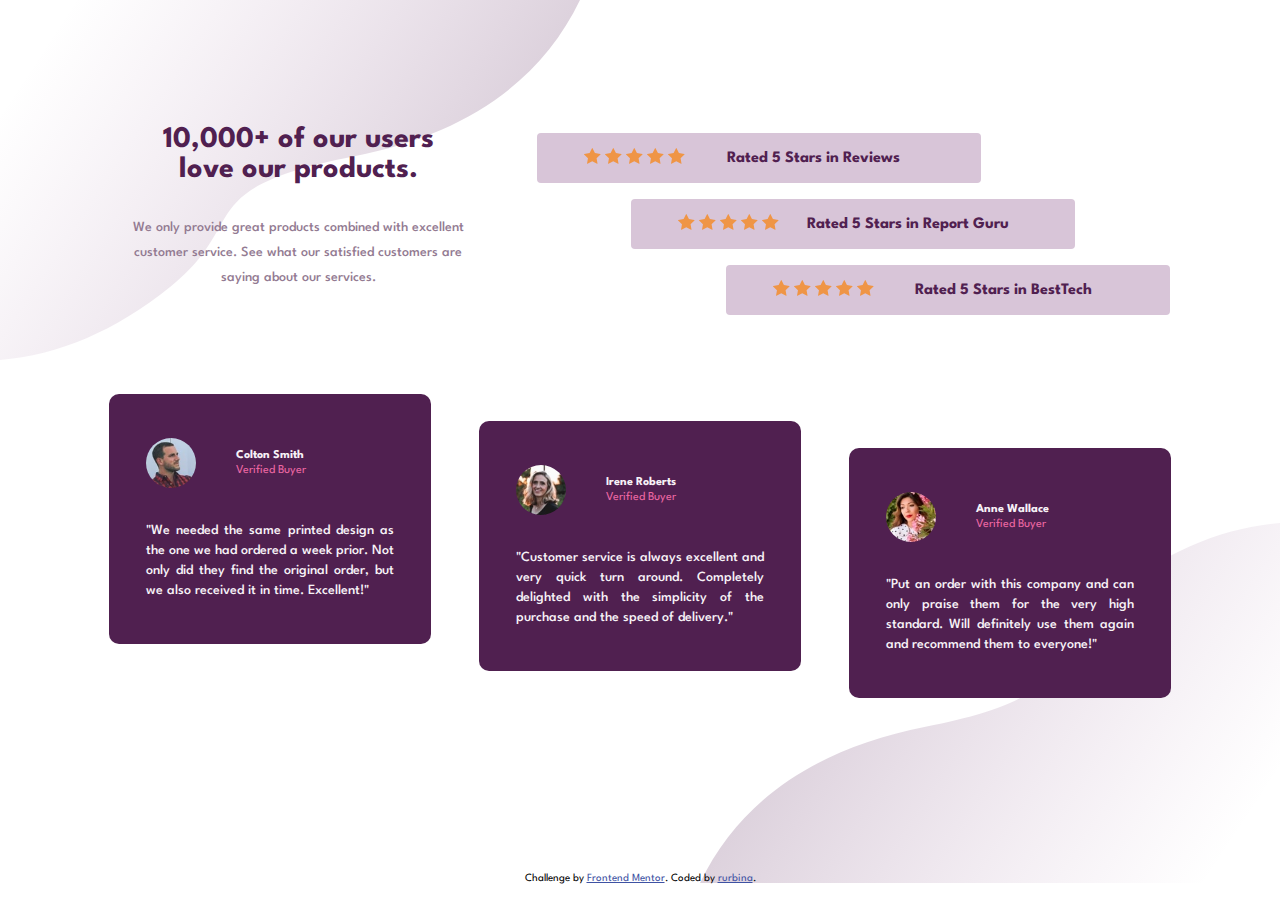
<file: index.html>
<!DOCTYPE html>
<html lang="en">
  <head>
    <meta charset="UTF-8" />
    <meta name="viewport" content="width=device-width, initial-scale=1.0" />
    <link rel="stylesheet" href="styles.css" />
    <link rel="icon" type="image/png" sizes="32x32" href="./statics/favicon-32x32.png"/>
    <title>Frontend Mentor | Desafio HTML - Ricardo</title>
  </head>
  <main class="container">
    <body>
      <header>
        <h1>10,000+ of our users love our products.</h1>
        <p>We only provide great products combined with excellent customer service. See what our satisfied customers are saying about our services.</p1>
      </header>
    
      <ul class="starscontainer">
        <li class="stars star1">
        <div class="fivestars" aria-label="5 out of 5 stars">
          <img src="./statics/icon-star.svg" alt="" />
          <img src="./statics/icon-star.svg" alt="" />
          <img src="./statics/icon-star.svg" alt="" />
          <img src="./statics/icon-star.svg" alt="" />
          <img src="./statics/icon-star.svg" alt="" />
        </div>
        <p class="text">Rated 5 Stars in Reviews</p>
        </li>
        <li class="stars star2">
        <div class="fivestars" aria-label="5 out of 5 stars">
          <img src="./statics/icon-star.svg" alt="" />
          <img src="./statics/icon-star.svg" alt="" />
          <img src="./statics/icon-star.svg" alt="" />
          <img src="./statics/icon-star.svg" alt="" />
          <img src="./statics/icon-star.svg" alt="" />
        </div>
        <p class="text">Rated 5 Stars in Report Guru</p>
        </li>
        <li class="stars star3">
        <div class="fivestars" aria-label="5 out of 5 stars">
          <img src="./statics/icon-star.svg" alt="" />
          <img src="./statics/icon-star.svg" alt="" />
          <img src="./statics/icon-star.svg" alt="" />
          <img src="./statics/icon-star.svg" alt="" />
          <img src="./statics/icon-star.svg" alt="" />
        </div>
        <p class="text">Rated 5 Stars in BestTech</p>
        </li>
      </ul>
    
      <ul class="cardscontainer">
        <li class="cards card1">
         <header class="card-header">
          <img src="statics/image-colton.jpg" alt="Colton Smith" class="profilepic"/>
          <div class="user-info">
            <span class="name">Colton Smith</span>
            <span class="status">Verified Buyer</span>
          </div>
          <p>
            "We needed the same printed design as the one we had ordered a week prior. Not only did they find the original order, but we also received it in time. Excellent!"
          </p>
          </header>
        </li>
        <li class="cards card2">
          <header class="card-header">
            <img src="statics/image-irene.jpg" alt="Irene Roberts" class="profilepic"/>
            <div class="user-info">
              <span class="name">Irene Roberts</span>
              <span class="status">Verified Buyer</span>
            </div>
            <p>
              "Customer service is always excellent and very quick turn around. Completely delighted with the simplicity of the purchase and the speed of delivery."
            </p>
          </header>
        </li>
        <li class="cards card3">
          <header class="card-header">
            <img src="statics/image-anne.jpg" alt="Anne Wallace" class="profilepic"/>
            <div class="user-info">
              <span class="name">Anne Wallace</span>
              <span class="status">Verified Buyer</span>
            </div>
            <p>
            "Put an order with this company and can only praise them for the very high standard. Will definitely use them again and recommend them to everyone!"
            </p>
          </header>
        </li>
      </ul>
  </main>

    <footer>
      <div class="attribution">
        Challenge by
        <a href="https://www.frontendmentor.io?ref=challenge" target="_blank"
          >Frontend Mentor</a
        >. Coded by <a href="https://github.com/rurbinaa">rurbina</a>.
      </div>
    </footer>
  </body>
</html>
</file>
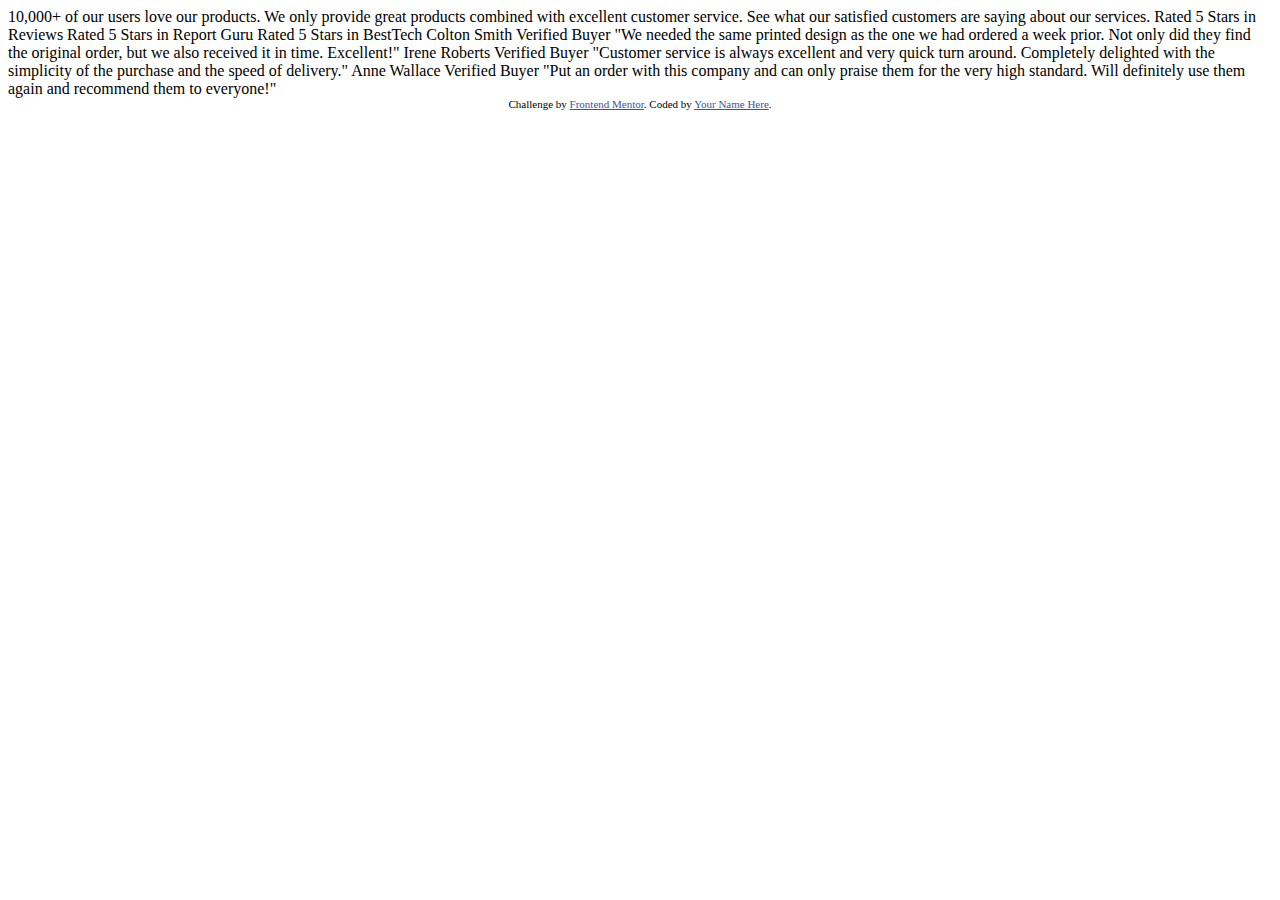
<file: Desafio HTML - Ricardo/index.html>
<!DOCTYPE html>
<html lang="en">
  <head>
    <meta charset="UTF-8" />
    <meta name="viewport" content="width=device-width, initial-scale=1.0" />
    <!-- displays site properly based on user's device -->

    <link
      rel="icon"
      type="image/png"
      sizes="32x32"
      href="./images/favicon-32x32.png"
    />

    <title>Frontend Mentor | Social proof section</title>

    <!-- Feel free to remove these styles or customise in your own stylesheet 👍 -->
    <style>
      .attribution {
        font-size: 11px;
        text-align: center;
      }
      .attribution a {
        color: hsl(228, 45%, 44%);
      }
    </style>
  </head>
  <body>
    10,000+ of our users love our products.

    We only provide great products combined with excellent customer service.
    See what our satisfied customers are saying about our services.
    
    Rated 5 Stars in Reviews
    Rated 5 Stars in Report Guru
    Rated 5 Stars in BestTech
    
    Colton Smith 
    Verified Buyer
    "We needed the same printed design as the one we had ordered a week prior.
    Not only did they find the original order, but we also received it in time.
    Excellent!"
    
    Irene Roberts 
    Verified Buyer
    "Customer service is always excellent and very quick turn around. Completely
    delighted with the simplicity of the purchase and the speed of delivery."
    
    Anne Wallace 
    Verified Buyer
    "Put an order with this company and can only praise them for the very high
    standard. Will definitely use them again and recommend them to everyone!"

    <div class="attribution">
      Challenge by
      <a href="https://www.frontendmentor.io?ref=challenge" target="_blank"
        >Frontend Mentor</a
      >. Coded by <a href="#">Your Name Here</a>.
    </div>
  </body>
</html>
</file>
<file: styles.css>
@import url('https://fonts.googleapis.com/css2?family=League+Spartan:wght@400;500;700&display=swap');

* {
    margin: 0;
    padding: 0;
    box-sizing: border-box;
}

body {
    background: url(statics/bg-pattern-top-mobile.svg), url(statics/bg-pattern-bottom-mobile.svg);
    background-repeat: no-repeat;
    background-position: top left, bottom right;
    font-family: 'League Spartan', sans-serif;
}

.container {
    margin: 80px auto;
    display: flex;
    flex-direction: column;
}
.starscontainer, .cardscontainer {
    list-style: none;
}

header {
    margin-bottom: 30px;
}

/*--Header--*/
header h1 {
    color: hsl(300, 43%, 22%);
    font-size: 30px;
    font-weight: 700;
    line-height: 30px;
    text-align: center;
    margin: 0 64px 30px 64px;
}

header p{
    color: hsl(303, 10% , 53%);
    text-align: center;
    line-height: 25px;
    font-size: 14px;
    font-weight: 500;
    margin: 0 28px 0 28px;
}

/*--Stars--*/

.starscontainer {
    display: flex;
    flex-direction: column;
    align-items: center;
    margin-bottom: 30px;
}

.stars{
    background-color: hsl(300, 19%, 81%);
    border-radius: 4px;
    margin: 8px 0;
    width: 330px;
    height: 80px;
    padding: 15px;
    font-weight: 700;
    color: hsl(300, 43%, 22%);
    display: flex;
    flex-direction: column;
    justify-content: space-between;
    align-items: center;
}

.stars .fivestars{
    min-width: 110px;

}

.stars .text{
    min-width: 240px;
    text-align: center;
}

/*--Cards--*/
.cardscontainer {
    display: flex;
    flex-direction: column;
    justify-content: space-between;
    align-items: center;
    margin-bottom: 50px;
}

.cards header{
    background-color: hsl(300, 43%, 22%);
    border-radius: 10px;
    max-width: 330px;
    height: 250px;
    padding: 37px;
    margin: 16px 24px 0 24px;
    color: hsl(300, 24%, 96%);
    font-size: 12px;
    display: grid;
    grid-template-columns: 1fr 10fr;
    align-items: center;
    gap: 20px;
}

.cards img.profilepic{
    border-radius: 50%;
    width: 50px;
    margin-right: 20px;
}

.cards .user-info{
    display: flex;
    flex-direction: column;
    align-items: flex-start;
    gap: 4px;
}

.cards .name{
    font-weight: 700;
    grid-column: 2 / 3;
}

.cards .status{
    color: hsl(333, 80%, 67%);
    grid-column: 2 / 3;
}

.cards p{
    color: hsl(300, 24%, 96%);
    font-weight: 500;
    line-height: 20px;
    grid-column: 1 / 3;
    text-align: justify;
    margin: 0%;
}

/*--Footer--*/
.attribution {
        font-size: 11px;
        text-align: center;
}

.attribution a {
        color: hsl(228, 45%, 44%);
}

/*--(375px)--*/
@media only screen and (min-width: 376px) {
    .starscontainer {
        padding: 0 25px;
    }
    .star1{
        align-self: flex-start;
    }
    .star3{
        align-self: flex-end;
    }
    .cardscontainer {
        padding: 0 14px;
    }
    .card1{
        align-self: flex-start;
    }
    .card3{
        align-self: flex-end;
    }
}

/*--(768px)--*/
@media only screen and (min-width: 768px) {
    body {
        background: url(statics/bg-pattern-top-desktop.svg), url(statics/bg-pattern-bottom-desktop.svg);
        background-repeat: no-repeat;
        background-position: top left, bottom right;
        background-size: 400px;
    }
    .stars{
        flex-direction: row;
        width: 444px;
        height: 50px;
        justify-content: center;
    }
    .cardscontainer {
        display: grid;
        grid-template-columns: 1fr 1fr;
    }
    .card1{
        grid-column: 1 / 2;
        justify-self: center;
    }
    .card2{
        grid-column: 2 / 3;
        justify-self: center;
    }
    .card3{
        grid-column: 1 / 3;
        grid-row: 2 / 3;
        justify-self: center;
    }
    
}
/*--(894px)--*/
@media only screen and (min-width: 894px) {
    .container {
        display: grid;
        grid-template-columns: repeat(13 , 1fr);
        row-gap: 25px;
    }
    header {
        grid-column: 1 / 6;
        justify-self: center;
    }
    .starscontainer {
        grid-column: 6 / -1;
    }
    .cardscontainer {
        grid-column: 1 / -1;
    }
    footer{
        grid-column: 1 / -1;
    }
}
/*--(1160px)--*/
@media only screen and (min-width: 1160px) {
    body{
        background-size: 580px;
    }
    .container {
        margin: 125px auto;
        max-width: 1110px;
    }
    .cardscontainer{
        display: flex;
        flex-direction: row;
        padding: 0;
        height: 320px;
    }
    .cards{
        margin: 0;
    }
}
/*--(1440px)--*/
@media only screen and (min-width: 1440px){
    header{
        max-width: 430px;
        margin: 0;
    }
    header h1{
        font-size: 45px;
        text-align: left;
        margin: 0;
        line-height: 45px;
    }
    header p{
        text-align: left;
        margin: 15px 0 30px 0;
    }
    .starscontainer {
        grid-column: 7 / -1;
        padding: 0; 
    }
}
</file>
